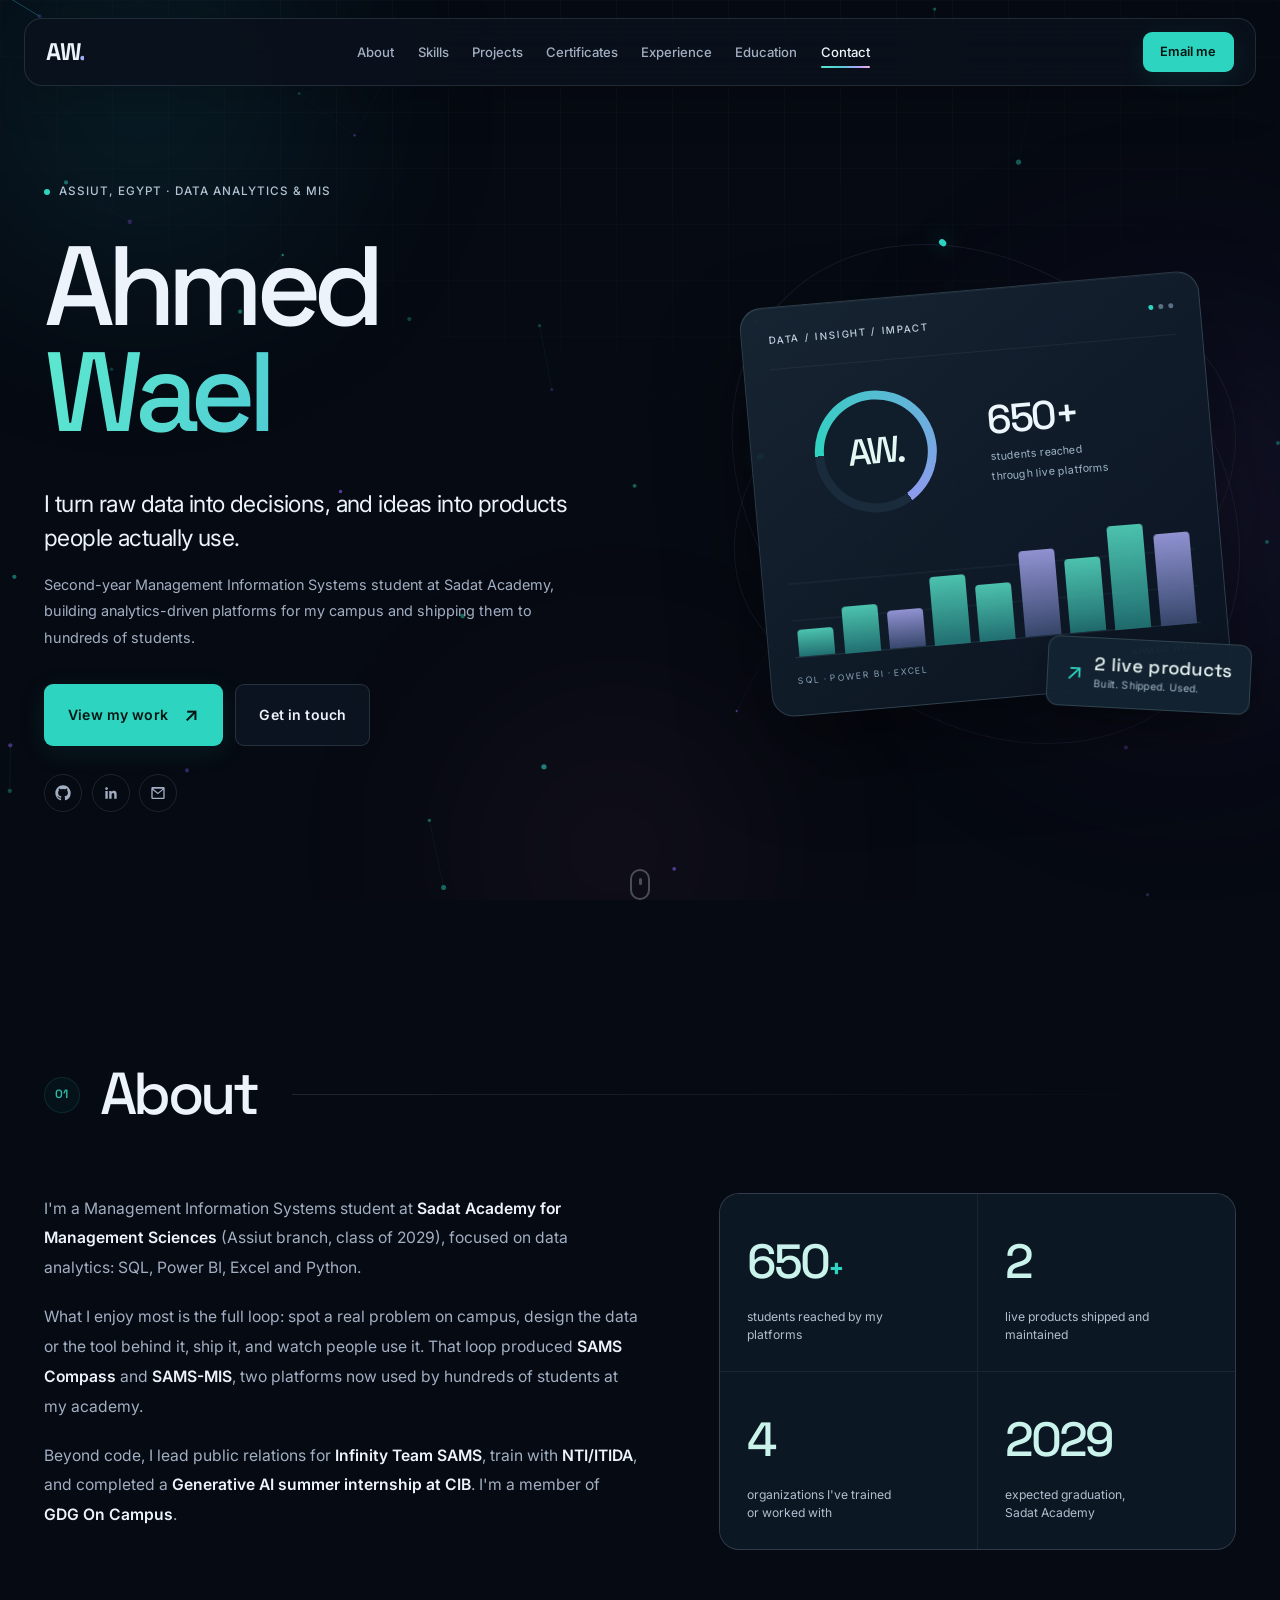
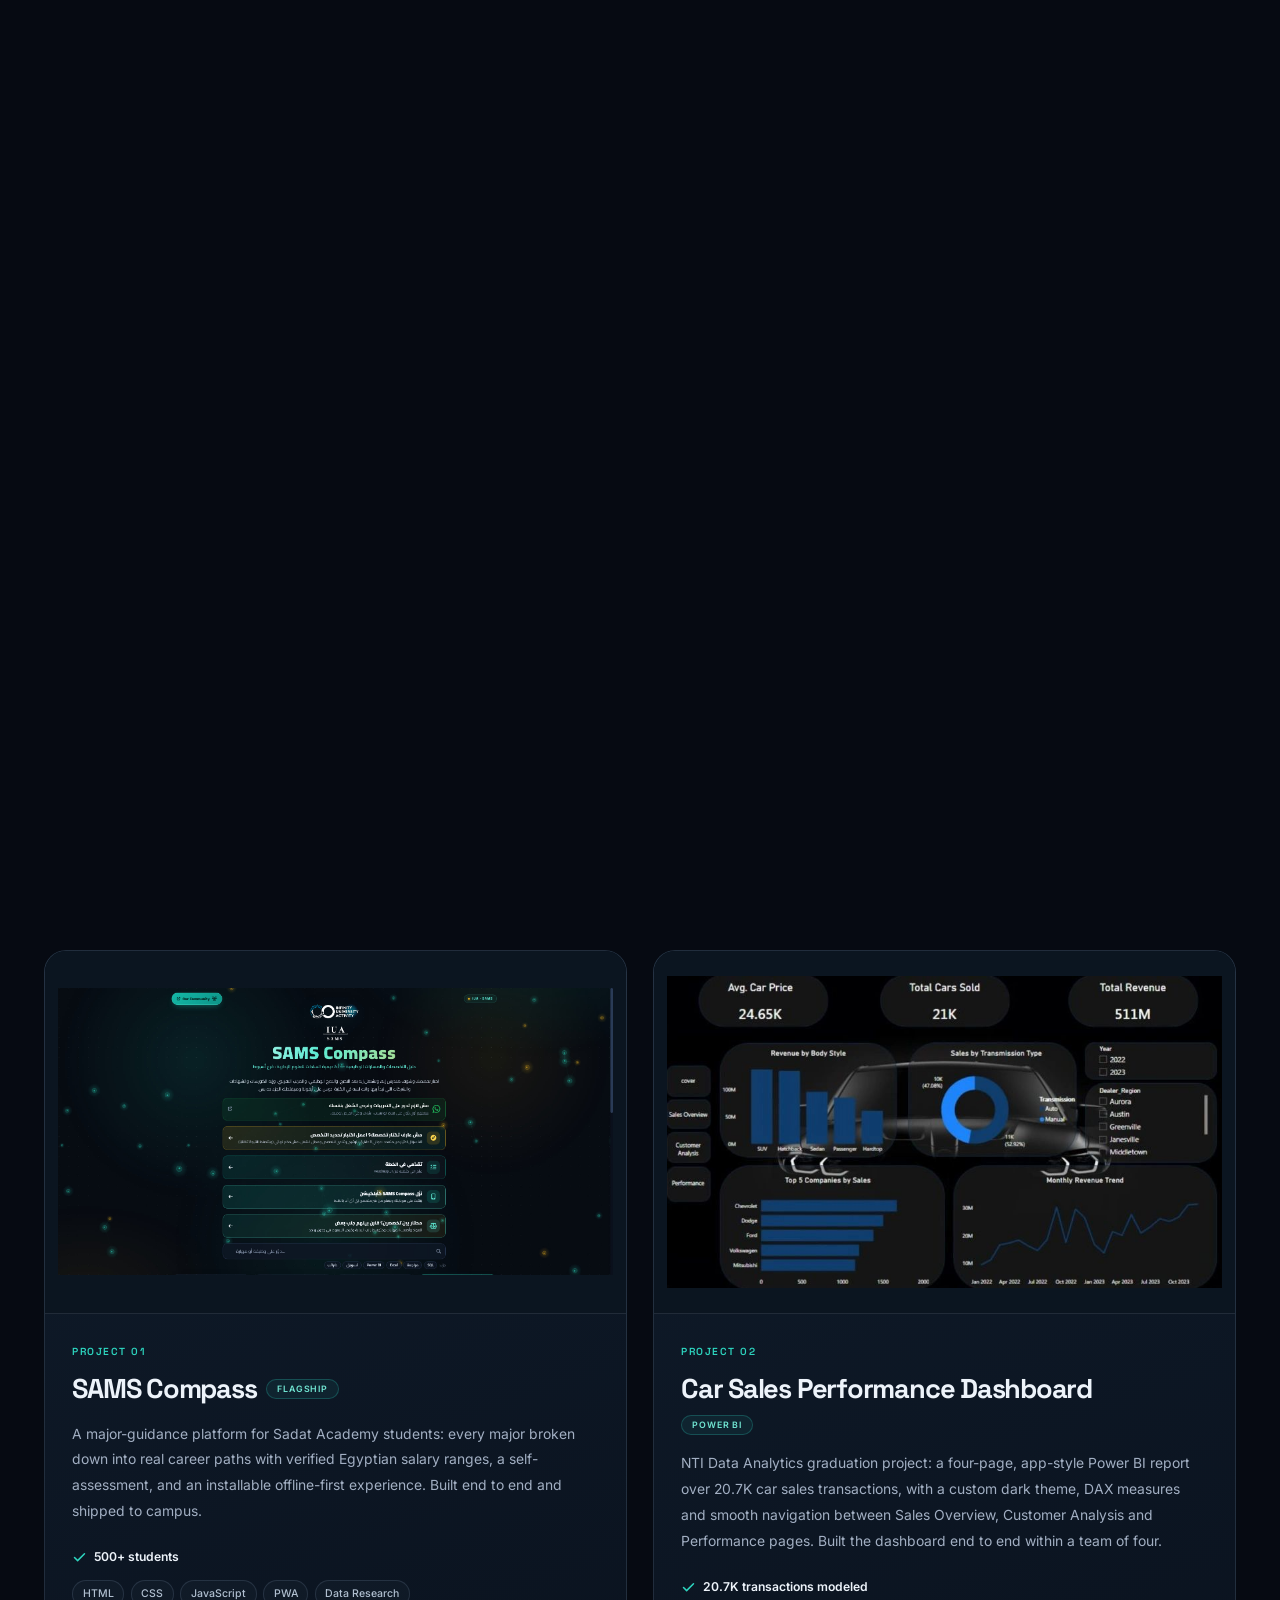
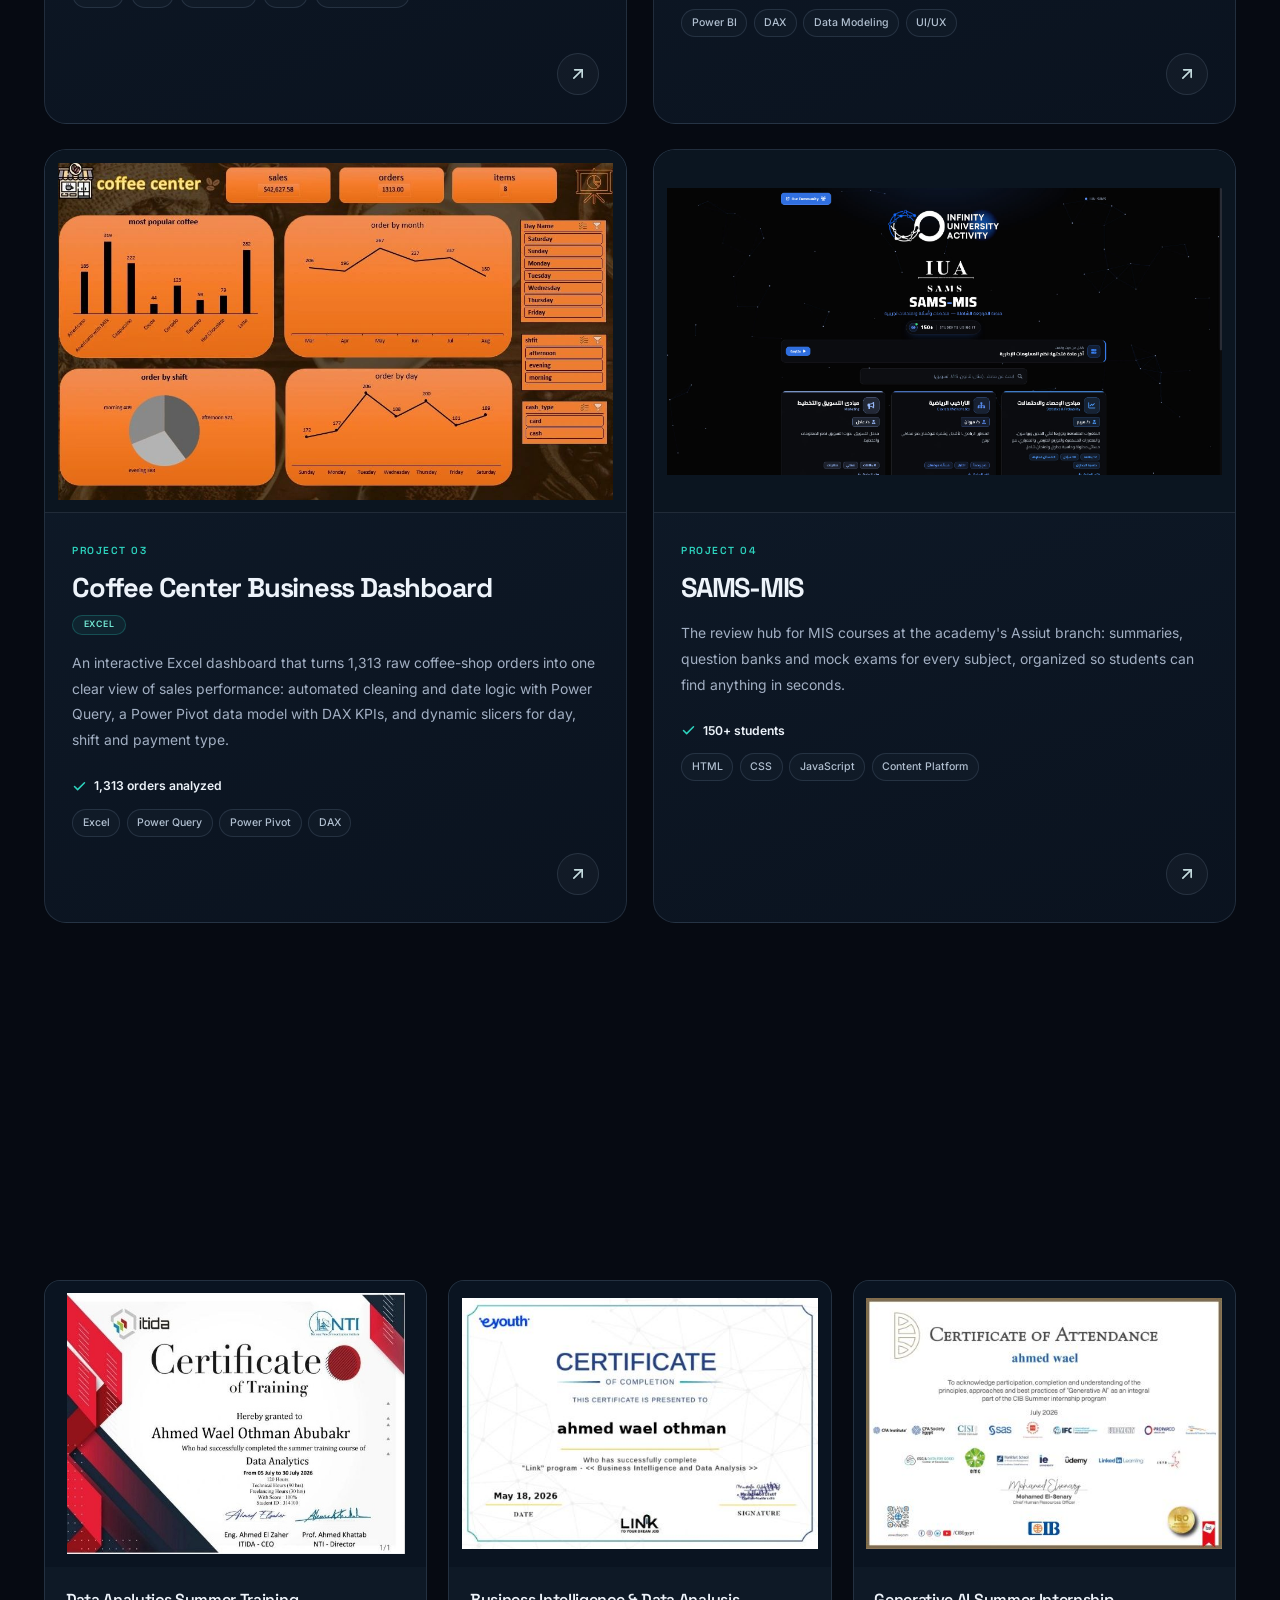
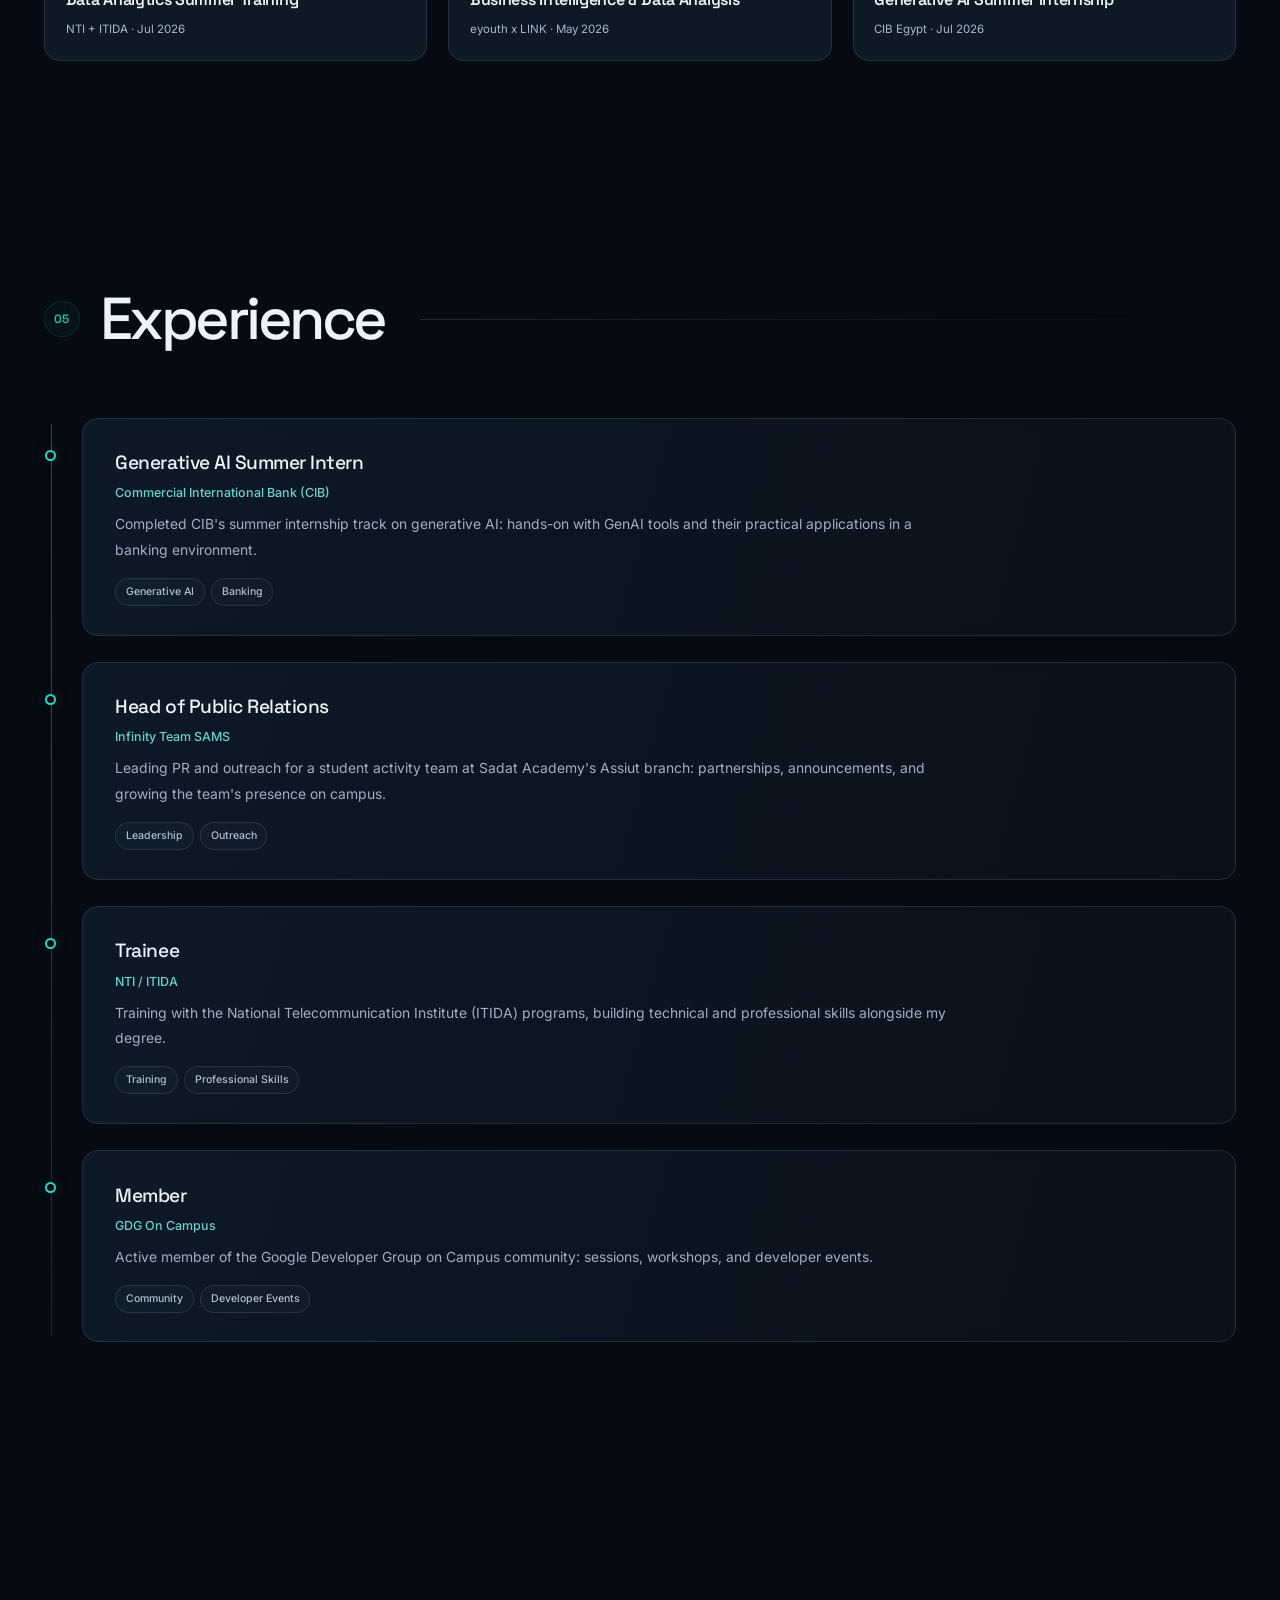
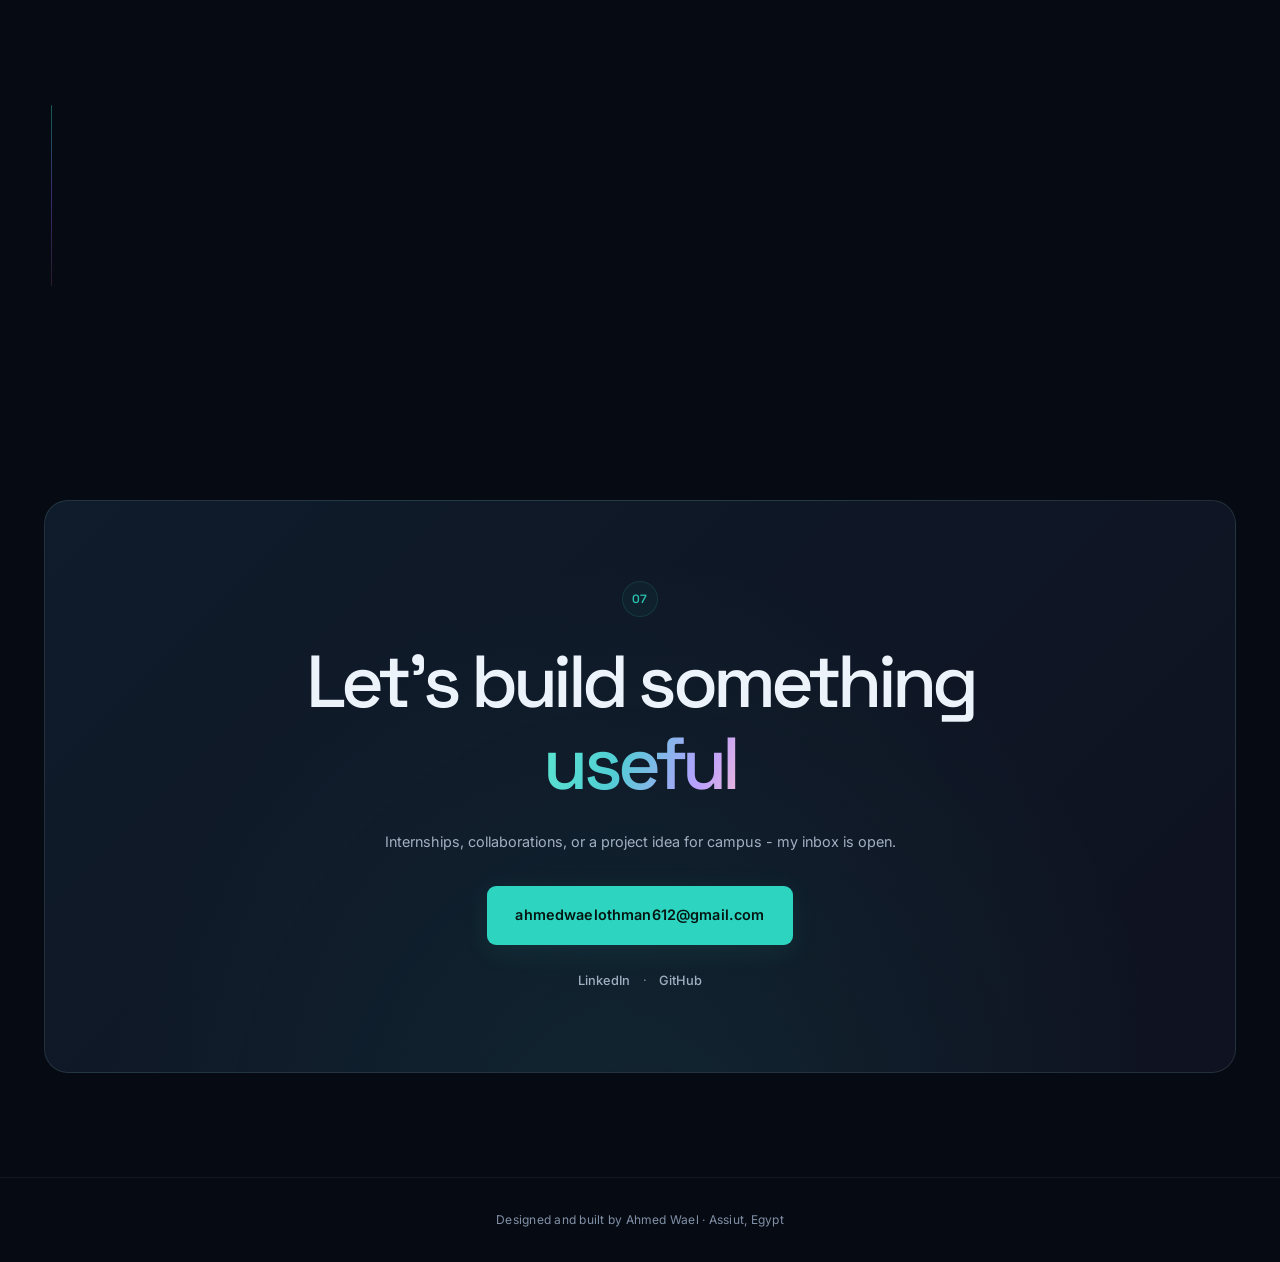
<file: index.html>
<!DOCTYPE html>
<html lang="en">
<head>
<meta charset="UTF-8">
<meta name="viewport" content="width=device-width, initial-scale=1.0">
<title>Ahmed Wael | Data Analytics & MIS</title>
<meta name="theme-color" content="#05070d">
<meta name="description" content="Ahmed Wael - MIS student and data analytics builder based in Assiut, Egypt. Creator of SAMS Compass and SAMS-MIS, platforms used by 650+ university students.">
<link rel="canonical" href="https://capwv.github.io/">
<meta property="og:type" content="website">
<meta property="og:locale" content="en_US">
<meta property="og:site_name" content="Ahmed Wael">
<meta property="og:url" content="https://capwv.github.io/">
<meta property="og:title" content="Ahmed Wael | Data Analytics & MIS">
<meta property="og:description" content="MIS student and data analytics builder. Creator of SAMS Compass and SAMS-MIS, platforms used by 650+ university students.">
<meta property="og:image" content="https://capwv.github.io/og-image.png">
<meta property="og:image:width" content="1200">
<meta property="og:image:height" content="630">
<meta property="og:image:alt" content="Ahmed Wael | Data Analytics & MIS">
<meta name="twitter:card" content="summary_large_image">
<meta name="twitter:title" content="Ahmed Wael | Data Analytics & MIS">
<meta name="twitter:description" content="MIS student and data analytics builder. Creator of SAMS Compass and SAMS-MIS, platforms used by 650+ university students.">
<meta name="twitter:image" content="https://capwv.github.io/og-image.png">
<link rel="icon" type="image/svg+xml" href="favicon.svg">
<link rel="preconnect" href="https://fonts.googleapis.com">
<link rel="preconnect" href="https://fonts.gstatic.com" crossorigin>
<link href="https://fonts.googleapis.com/css2?family=Space+Grotesk:wght@400;500;600;700&family=Inter:wght@400;500;600&display=swap" rel="stylesheet">
<link rel="stylesheet" href="assets/style.css">
<style>
/* Visual edition: editorial type, a data-inspired hero, and a project gallery. */
:root{--bg:#060a12;--bg2:#0c1420;--text:#edf3fa;--muted:#a2afc3;--muted2:#8191a8;--cyan:#2dd4bf;--grad:linear-gradient(110deg,#5ce8cf 0%,#51cdd4 40%,#b8a0ff 78%,#efb8d8 100%);--card:rgba(14,23,36,.82);--card-border:rgba(170,199,224,.14);--radius:20px;--maxw:1240px}
body{background:var(--bg);line-height:1.7}
a,button{-webkit-tap-highlight-color:transparent}
a:focus-visible,button:focus-visible{outline:2px solid var(--cyan);outline-offset:6px}
.nav{top:18px;left:24px;right:24px}
.nav::before,.nav.scrolled::before{background:rgba(10,17,28,.9);border:1px solid rgba(175,201,224,.15);border-radius:18px;backdrop-filter:blur(18px);box-shadow:0 12px 48px #0003}
.nav-inner{padding:.85rem 1.4rem;max-width:var(--maxw)}
.nav-logo{font-size:1.5rem;letter-spacing:-.07em}
.nav-links{gap:1.45rem}.nav-links a{font-size:.82rem}
.btn{border-radius:9px;padding:.85rem 1.45rem;font-size:.88rem;letter-spacing:.01em}
.btn-primary{background:var(--cyan);color:#051512;box-shadow:0 6px 28px #2dd4bf18}
.btn-primary:hover{background:#69ecd8;box-shadow:0 10px 35px #2dd4bf30}
.btn-sm{padding:.5rem 1rem;font-size:.8rem}
.btn-ghost{background:#101b2a9c;border-color:#a3bac42e}
.hero{max-width:var(--maxw);margin:auto;min-height:min(960px,100svh);padding:11rem 1.5rem 8rem;text-align:left;display:grid;grid-template-columns:1.25fr 1fr;gap:4rem;align-items:center;isolation:isolate}
.hero-inner{max-width:700px}.hero-eyebrow{background:transparent;border:0;border-radius:0;padding:0;font-size:.73rem;letter-spacing:.085em;text-transform:uppercase;color:#b1c3d2;margin-bottom:2rem;backdrop-filter:none}
.pulse-dot{width:6px;height:6px;background:var(--cyan)}
.hero-name{font-size:clamp(5rem,8.8vw,8.5rem);line-height:.94;letter-spacing:-.075em;margin:0 0 2rem;font-weight:500}
.hero-name .grad{display:block;padding-bottom:.08em}
.hero-tagline{max-width:590px;font-size:clamp(1.15rem,1.8vw,1.5rem);font-weight:400;letter-spacing:-.025em;line-height:1.5;margin-bottom:1rem}
.hero-sub{margin:0 0 2rem;max-width:530px;font-size:.9rem;line-height:1.85;color:var(--muted)}
.hero-cta,.hero-socials{justify-content:flex-start}.hero-cta{gap:.75rem;margin-bottom:1.8rem}.hero-cta .btn-primary::after{content:'↗';font-size:1.2rem;margin-left:.5rem}
.hero-socials{gap:.6rem}.hero-socials a{width:38px;height:38px;border-radius:50%;background:transparent}.hero-socials svg{width:16px;height:16px}
.hero-art{position:relative;min-width:0;aspect-ratio:1/1.1;display:flex;align-items:center;justify-content:center;isolation:isolate}
.hero-art::before{content:'';position:absolute;inset:10% -8%;background:radial-gradient(ellipse,#2dd4bf14,transparent 62%);z-index:-1}
.orbit{position:absolute;width:105%;aspect-ratio:1;border:1px solid #81bcb61a;border-radius:50%;transform:rotate(-24deg) scaleY(.68)}
.orbit-two{transform:rotate(43deg) scaleY(.78);border-color:#b0a0f51b;width:112%}
.orbit::after{content:'';position:absolute;left:13%;top:14%;width:8px;height:8px;border-radius:50%;background:var(--cyan);box-shadow:0 0 24px #2dd4bfaa}
.data-panel{width:92%;background:linear-gradient(145deg,#172534f5,#0b1421f5);border:1px solid #a5cfdd30;border-radius:22px;padding:1.65rem;transform:rotate(-5deg);box-shadow:0 40px 90px #0006,inset 0 1px #ffffff0b;animation:panel-drift 8s ease-in-out infinite}
.panel-top{display:flex;justify-content:space-between;align-items:center;font:500 .62rem 'Inter',sans-serif;letter-spacing:.17em;color:#c0d1df;padding-bottom:1.4rem;border-bottom:1px solid #ffffff0e}
.panel-dots{display:flex;gap:5px}.panel-dots i{width:5px;height:5px;border-radius:50%;background:#597183}.panel-dots i:first-child{background:var(--cyan)}
.panel-center{display:grid;grid-template-columns:1fr 1fr;gap:1rem;align-items:center;padding:1.8rem 0}
.data-ring{width:122px;height:122px;border-radius:50%;background:conic-gradient(from -90deg,#2dd4bf 0deg,#8e9aee 238deg,#1a2b3b 238deg);padding:9px;margin:auto}
.data-ring span{height:100%;border-radius:50%;display:flex;align-items:center;justify-content:center;background:#101e2b;font:500 2.3rem 'Space Grotesk',sans-serif;letter-spacing:-.08em;color:#e4f8f3}
.panel-caption{font-size:.67rem;line-height:1.9;color:#9cb4c5;letter-spacing:.02em}.panel-caption strong{display:block;font:500 2.5rem 'Space Grotesk',sans-serif;color:#edf6fc;letter-spacing:-.06em;margin-bottom:.1rem}
.chart{height:110px;display:flex;align-items:flex-end;gap:9px;border-bottom:1px solid #6c98ab30;background:repeating-linear-gradient(to top,transparent 0,transparent 35px,#7ca7bc12 36px,#7ca7bc12 37px);padding:0 4px}
.chart i{flex:1;border-radius:4px 4px 0 0;background:linear-gradient(to top,#237d7d,#56dfc5);height:var(--h);opacity:.85;transform-origin:bottom;animation:bar-grow 1.4s cubic-bezier(.16,1,.3,1) both}.chart i:nth-child(3n){background:linear-gradient(to top,#3e4f78,#a6a6ee)}
.panel-bottom{display:flex;justify-content:space-between;padding-top:1rem;font-size:.54rem;letter-spacing:.16em;color:#86a0b3}
.floating-note{position:absolute;right:-3%;bottom:11%;padding:.85rem 1.1rem;background:#132331f5;border:1px solid #9dd3cc30;border-radius:12px;box-shadow:0 15px 50px #0005;display:flex;align-items:center;gap:.7rem;transform:rotate(3deg);font-size:.64rem;color:#a1b8c7;letter-spacing:.03em}
.floating-note strong{display:block;color:#e6f5f2;font:500 1.15rem 'Space Grotesk',sans-serif}.note-icon{color:var(--cyan);font-size:1.4rem}
@keyframes panel-drift{0%,100%{transform:translateY(0) rotate(-5deg)}50%{transform:translateY(-12px) rotate(-3deg)}}
@keyframes bar-grow{from{transform:scaleY(.05)}to{transform:scaleY(1)}}
.scroll-hint{bottom:2.5rem;opacity:.4}.mouse{width:20px;height:31px}
.section{padding:6.5rem 1.5rem}.section-head{gap:1.25rem;margin-bottom:3rem;align-items:center}.section-num{font-size:.75rem;letter-spacing:.08em;background:#2dd4bf0c;border:1px solid #2dd4bf24;width:36px;height:36px;display:inline-flex;align-items:center;justify-content:center;border-radius:50%;flex-shrink:0}
.section-head h2{font-size:clamp(2rem,4.8vw,3.7rem);font-weight:500;letter-spacing:-.06em}.section-line{margin-left:1rem;background:linear-gradient(90deg,#95b7c62b,transparent)}
.about-grid{gap:5rem;align-items:center}.about-text p{font-size:.98rem;line-height:1.9}.stats{gap:1px;border:1px solid var(--card-border);border-radius:20px;overflow:hidden;background:var(--card-border)}
.stat-card{border:0;border-radius:0;background:#0c1724;padding:1.7rem;backdrop-filter:none}.stat-card:hover{transform:none;background:#112333}.stat-num{font-size:3rem;letter-spacing:-.06em;font-weight:500;color:#c9f3eb;background:none}.stat-suffix{font-size:1.7rem}.stat-card p{font-size:.76rem;max-width:155px;color:#b1bece}
.skills-grid{gap:1rem;grid-template-columns:repeat(4,minmax(0,1fr))}.skill-card{padding:1.6rem;border-radius:16px}.skill-icon{background:#2dd4bf09;border-color:#2dd4bf24;border-radius:12px;color:var(--cyan)}.skill-card h3{font-size:1.08rem;letter-spacing:-.025em}.skill-card>p{font-size:.83rem;line-height:1.85}.chips{gap:.4rem}.chips span{font-size:.66rem;background:#8198b70a;padding:.25rem .6rem;color:#b0bfd0}
.projects-list{display:grid;grid-template-columns:repeat(2,minmax(0,1fr));gap:1.6rem}.project-card{display:flex;flex-direction:column;padding:1.7rem;gap:0;border-radius:22px;min-width:0;background:linear-gradient(160deg,#111e2ded,#0b1420ed)}.project-card::after{opacity:.4}.project-img{flex-shrink:0;align-self:stretch;margin:-1.7rem -1.7rem 1.8rem;display:block;border-bottom:1px solid var(--card-border);aspect-ratio:16/10;background:#0a111c}.project-img img{width:100%;height:100%;object-fit:contain;object-position:center;padding:.8rem;background:#0b1520}.project-card>div{flex:1}.project-idx{font-size:.64rem;letter-spacing:.15em;margin-bottom:.8rem;color:var(--cyan)}.project-title{font-size:1.7rem;letter-spacing:-.045em;line-height:1.2;gap:.6rem;margin-bottom:1rem;max-width:90%}.project-badge{font-size:.55rem;letter-spacing:.09em;background:#2dd4bf12;border:1px solid #2dd4bf40;color:#72e7d4}.project-desc{font-size:.87rem;line-height:1.85;margin-bottom:1.4rem}.project-meta{gap:.75rem;align-items:flex-start;flex-direction:column}.project-stat{font-size:.76rem}.project-link{position:relative;align-self:flex-end;right:auto;top:auto;margin-top:1rem;width:42px;height:42px;border-radius:50%;color:#c5dbdf}.project-card:hover .project-link{transform:translate(2px,-2px);background:var(--cyan)}
.cert-card{border-radius:16px;background:#0e1926}.cert-card img{object-fit:contain;background:#0a1421;padding:.8rem;aspect-ratio:4/3}.cert-info{padding:1.3rem}.cert-title{font-size:1rem;letter-spacing:-.02em;line-height:1.5}.cert-meta{margin-top:.5rem;font-size:.72rem;color:#a7b8cb}
.timeline{padding-left:2.4rem}.timeline::before{left:7px;width:1px;opacity:.4}.tl-dot{width:11px;height:11px;border-width:2px;left:-2.25rem;top:2rem;box-shadow:0 0 16px #2dd4bf25}.tl-card{padding:1.8rem 2rem;background:linear-gradient(105deg,#112030b0,#0c1420b0);border-radius:16px}.tl-head h3{font-size:1.2rem;font-weight:500;letter-spacing:-.025em}.tl-org{font-size:.78rem;color:#67d4c9}.tl-card p{font-size:.87rem;line-height:1.85;max-width:850px}
.contact-inner{position:relative;overflow:hidden;max-width:none;padding:5rem 2rem;background:radial-gradient(ellipse at 50% 120%,#2dd4bf17,transparent 65%),linear-gradient(135deg,#101e2eeb,#101321eb);border-color:#9acbc426;border-radius:24px}.contact .section-num{display:flex;margin:0 auto 1.5rem}.contact-title{font-size:clamp(2.5rem,5.8vw,4.6rem);font-weight:500;letter-spacing:-.065em;line-height:1.12;max-width:750px;margin:0 auto 1.5rem}.contact-inner>p{font-size:.9rem}.contact .btn-lg{font-size:.9rem;padding:1rem 1.7rem}.contact-links{font-size:.8rem}.footer{font-size:.75rem;letter-spacing:.02em;padding:2rem}
.reveal{transition:opacity .8s ease,transform .8s cubic-bezier(.16,1,.3,1);transform:translateY(30px)}.reveal.in{transform:none}.skills-grid>:nth-child(2),.certs-grid>:nth-child(2){transition-delay:70ms}.skills-grid>:nth-child(3),.certs-grid>:nth-child(3){transition-delay:140ms}.skills-grid>:nth-child(4){transition-delay:210ms}
@media(min-width:1440px){.nav{left:calc((100% - 1240px)/2);right:calc((100% - 1240px)/2)}}
@media(max-width:1100px){.hero{gap:2rem}.hero-name{font-size:7rem}.nav-links{gap:1rem}.skills-grid{grid-template-columns:repeat(2,minmax(0,1fr))}.about-grid{gap:3rem}.data-ring{width:100px;height:100px}.data-panel{padding:1.25rem}.floating-note{right:0}.nav-inner{padding:.8rem 1rem}}
@media(max-width:920px){.nav{top:12px;left:16px;right:16px}.nav-links{inset:0;border-radius:0;gap:1.6rem;background:#08101bf7;z-index:-1}.nav-links a{font-size:1.3rem}.nav-toggle{padding:10px}.hero{padding-top:9rem;grid-template-columns:1.25fr 1fr;min-height:850px}.hero-name{font-size:6rem}.hero-eyebrow{font-size:.6rem;letter-spacing:.03em}.hero-sub{font-size:.82rem}.hero-art{margin-right:1rem}.panel-center{grid-template-columns:1fr;padding:1.2rem 0;gap:1rem}.panel-caption{text-align:center}.panel-caption strong{font-size:1.8rem}.chart{height:80px}.floating-note{right:-10%;bottom:3%;padding:.6rem .9rem}.section{padding:5rem 1.5rem}.project-title{font-size:1.45rem}.project-card{padding:1.3rem}.project-img{margin:-1.3rem -1.3rem 1.5rem}.project-link{position:relative;top:auto;right:auto}.about-grid{grid-template-columns:1fr}.stat-card p{max-width:none}}
@media(max-width:680px){.hero{display:flex;align-items:stretch;text-align:left;padding:8rem 1.5rem 5rem;gap:2rem;min-height:auto}.hero-name{font-size:clamp(4.7rem,19vw,7.7rem);letter-spacing:-.07em;margin-bottom:1.5rem}.hero-eyebrow{font-size:.59rem;letter-spacing:.045em;margin-bottom:1.8rem;gap:.5rem}.hero-tagline{font-size:1.2rem;max-width:450px}.hero-sub{font-size:.84rem;line-height:1.8}.hero-cta{margin-bottom:1.5rem}.hero-cta .btn{font-size:.8rem;padding:.8rem 1rem}.hero-art{width:78%;max-width:340px;align-self:center;aspect-ratio:1.2;margin:1rem 0 1rem}.data-panel{width:100%;padding:1.1rem}.panel-center{grid-template-columns:1fr 1fr;padding:1.3rem 0}.data-ring{width:88px;height:88px;padding:6px}.data-ring span{font-size:1.8rem}.panel-caption{text-align:left;font-size:.59rem}.panel-caption strong{font-size:2rem}.panel-top{font-size:.5rem;padding-bottom:.9rem}.panel-bottom{font-size:.45rem;padding-top:.7rem}.chart{height:64px;gap:6px}.floating-note{right:-12%;bottom:-8%;font-size:.52rem}.floating-note strong{font-size:.95rem}.orbit{width:115%}.orbit-two{width:120%}.scroll-hint{display:none}.section{padding:3.6rem 1.25rem}.section-head{gap:.85rem;margin-bottom:2rem}.section-head h2{font-size:2.45rem}.section-num{width:29px;height:29px;font-size:.65rem}.section-line{margin-left:.25rem}.about-grid{gap:1.4rem}.about-text p{font-size:.9rem}.stats{grid-template-columns:repeat(2,minmax(0,1fr))}.stat-card{padding:1.3rem 1rem}.stat-num{font-size:2.35rem}.stat-card p{font-size:.7rem}.skills-grid{gap:.85rem}.skill-card{padding:1.1rem}.skill-icon{width:42px;height:42px;border-radius:10px;margin-bottom:1rem}.skill-icon svg{width:22px}.skill-card h3{font-size:1rem;line-height:1.35;min-height:2.7em}.skill-card>p{font-size:.75rem;line-height:1.8}.chips span{font-size:.6rem;padding:.2rem .45rem}.projects-list{grid-template-columns:1fr;gap:1.3rem}.project-card{padding:1.4rem}.project-img{margin:-1.4rem -1.4rem 1.4rem;aspect-ratio:16/10}.project-title{font-size:1.6rem;max-width:100%}.project-desc{font-size:.83rem}.project-link{margin-top:.5rem}.certs-grid{grid-template-columns:1fr;gap:1.2rem}.cert-card img{aspect-ratio:4/3;padding:1rem}.cert-info{padding:1.2rem}.timeline{padding-left:1.4rem}.timeline::before{left:3px}.tl-dot{left:-1.4rem;width:9px;height:9px;top:1.55rem}.tl-card{padding:1.3rem}.tl-head h3{font-size:1.05rem;line-height:1.4}.tl-org{font-size:.7rem;line-height:1.7;margin-top:.3rem}.tl-card p{font-size:.8rem}.contact-inner{padding:3rem 1.15rem;border-radius:20px}.contact-title{font-size:2.7rem}.contact-inner>p{font-size:.8rem}.contact .btn-lg{font-size:.72rem;padding:.9rem .7rem;width:100%;white-space:normal;overflow-wrap:anywhere}.to-top{width:40px;height:40px;right:1rem;bottom:1rem}.footer{font-size:.66rem}}
@media(max-width:350px){.hero-name{font-size:4.4rem}.skills-grid{grid-template-columns:1fr}.skill-card h3{min-height:0}.hero-eyebrow{font-size:.52rem}.section-head h2{font-size:2rem}}
@media(prefers-reduced-motion:reduce){*,*::before,*::after{animation:none!important;transition:none!important}.reveal{opacity:1;transform:none}html{scroll-behavior:auto}}

html{overflow-x:clip}
@media(max-width:920px){.nav-links{visibility:hidden}.nav-links.open{visibility:visible}body:has(.nav-links.open){overflow:hidden}}
@media(max-width:680px){.hero{overflow:hidden}}
</style>
</head>
<body>

<div class="bg-orbs" aria-hidden="true">
  <div class="orb orb-a"></div>
  <div class="orb orb-b"></div>
  <div class="orb orb-c"></div>
  <div class="grid-overlay"></div>
</div>

<canvas id="bgCanvas" aria-hidden="true" style="position:fixed;inset:0;z-index:-1;pointer-events:none"></canvas>

<header class="nav" id="nav">
  <div class="nav-inner">
    <a class="nav-logo" href="#top" aria-label="Ahmed Wael - home">AW<span>.</span></a>
    <nav class="nav-links" id="navLinks" aria-label="Sections">
      <a href="#about">About</a>
      <a href="#skills">Skills</a>
      <a href="#projects">Projects</a>
      <a href="#certificates">Certificates</a>
      <a href="#experience">Experience</a>
      <a href="#education">Education</a>
      <a href="#contact">Contact</a>
    </nav>
    <div class="nav-right">
      <a class="btn btn-sm btn-primary" href="mailto:ahmedwaelothman612@gmail.com">Email me</a>
      <button class="nav-toggle" id="navToggle" aria-label="Open menu" aria-expanded="false">
        <span></span><span></span><span></span>
      </button>
    </div>
  </div>
</header>

<main id="top">

  <!-- HERO -->
  <section class="hero">
    <div class="hero-inner reveal">
      <p class="hero-eyebrow"><span class="pulse-dot"></span> Assiut, Egypt &middot; Data Analytics &amp; MIS</p>
      <h1 class="hero-name">Ahmed <span class="grad">Wael</span></h1>
      <p class="hero-tagline">I turn raw data into decisions, and ideas into products people actually use.</p>
      <p class="hero-sub">Second-year Management Information Systems student at Sadat Academy, building analytics-driven platforms for my campus and shipping them to hundreds of students.</p>
      <div class="hero-cta">
        <a class="btn btn-primary" href="#projects">View my work</a>
        <a class="btn btn-ghost" href="#contact">Get in touch</a>
      </div>
      <div class="hero-socials">
        <a href="https://github.com/capwv" target="_blank" rel="noopener" aria-label="GitHub" title="GitHub">
          <svg viewBox="0 0 24 24" fill="currentColor" width="20" height="20"><path d="M12 .5C5.65.5.5 5.65.5 12c0 5.08 3.29 9.39 7.86 10.91.58.11.79-.25.79-.55 0-.27-.01-1.17-.02-2.12-3.2.7-3.87-1.36-3.87-1.36-.52-1.33-1.28-1.68-1.28-1.68-1.04-.71.08-.7.08-.7 1.15.08 1.76 1.19 1.76 1.19 1.03 1.76 2.69 1.25 3.34.96.1-.75.4-1.25.72-1.54-2.55-.29-5.23-1.28-5.23-5.68 0-1.26.45-2.28 1.19-3.09-.12-.29-.52-1.46.11-3.05 0 0 .97-.31 3.18 1.18a11 11 0 0 1 5.8 0c2.2-1.49 3.17-1.18 3.17-1.18.63 1.59.23 2.76.11 3.05.74.81 1.19 1.83 1.19 3.09 0 4.41-2.69 5.38-5.25 5.67.41.35.77 1.05.77 2.12 0 1.53-.01 2.76-.01 3.14 0 .3.2.67.8.55A11.51 11.51 0 0 0 23.5 12C23.5 5.65 18.35.5 12 .5z"/></svg>
        </a>
        <a href="https://www.linkedin.com/in/ahmed-wael-othman" target="_blank" rel="noopener" aria-label="LinkedIn" title="LinkedIn">
          <svg viewBox="0 0 24 24" fill="currentColor" width="20" height="20"><path d="M20.45 20.45h-3.55v-5.57c0-1.33-.03-3.04-1.85-3.04-1.86 0-2.14 1.45-2.14 2.94v5.67H9.36V9h3.41v1.56h.05c.47-.9 1.63-1.85 3.36-1.85 3.6 0 4.27 2.37 4.27 5.45v6.29zM5.34 7.43a2.06 2.06 0 1 1 0-4.12 2.06 2.06 0 0 1 0 4.12zM7.12 20.45H3.56V9h3.56v11.45z"/></svg>
        </a>
        <a href="mailto:ahmedwaelothman612@gmail.com" aria-label="Email" title="Email">
          <svg viewBox="0 0 24 24" fill="currentColor" width="20" height="20"><path d="M2 4.75A1.75 1.75 0 0 1 3.75 3h16.5A1.75 1.75 0 0 1 22 4.75v14.5A1.75 1.75 0 0 1 20.25 21H3.75A1.75 1.75 0 0 1 2 19.25V4.75zm2.77.75L12 11.44 19.23 5.5H4.77zM20 7.06l-7.4 6.2a1.25 1.25 0 0 1-1.6 0L4 7.35V19h16V7.06z"/></svg>
        </a>
      </div>
    </div>
    <div class="hero-art reveal" aria-hidden="true">
      <div class="orbit"></div><div class="orbit orbit-two"></div>
      <div class="data-panel">
        <div class="panel-top"><span>DATA / INSIGHT / IMPACT</span><span class="panel-dots"><i></i><i></i><i></i></span></div>
        <div class="panel-center">
          <div class="data-ring"><span>AW.</span></div>
          <div class="panel-caption"><strong>650+</strong>students reached<br>through live platforms</div>
        </div>
        <div class="chart"><i style="--h:25%"></i><i style="--h:43%"></i><i style="--h:35%"></i><i style="--h:63%"></i><i style="--h:52%"></i><i style="--h:79%"></i><i style="--h:68%"></i><i style="--h:95%"></i><i style="--h:84%"></i></div>
        <div class="panel-bottom"><span>SQL · POWER BI · EXCEL</span><span>AHMED WAEL</span></div>
      </div>
      <div class="floating-note"><span class="note-icon">↗</span><span><strong>2 live products</strong>Built. Shipped. Used.</span></div>
    </div>
    <a class="scroll-hint" href="#about" aria-label="Scroll to about section">
      <span class="mouse"><span class="wheel"></span></span>
    </a>
  </section>

  <!-- ABOUT -->
  <section class="section" id="about">
    <div class="section-head reveal">
      <span class="section-num">01</span>
      <h2>About</h2>
      <span class="section-line"></span>
    </div>
    <div class="about-grid">
      <div class="about-text reveal">
        <p>I'm a Management Information Systems student at <strong>Sadat Academy for Management Sciences</strong> (Assiut branch, class of 2029), focused on data analytics: SQL, Power BI, Excel and Python.</p>
        <p>What I enjoy most is the full loop: spot a real problem on campus, design the data or the tool behind it, ship it, and watch people use it. That loop produced <strong>SAMS Compass</strong> and <strong>SAMS-MIS</strong>, two platforms now used by hundreds of students at my academy.</p>
        <p>Beyond code, I lead public relations for <strong>Infinity Team SAMS</strong>, train with <strong>NTI/ITIDA</strong>, and completed a <strong>Generative AI summer internship at CIB</strong>. I'm a member of <strong>GDG On Campus</strong>.</p>
      </div>
      <div class="stats reveal">
        <div class="stat-card"><span class="stat-num" data-count="650">0</span><span class="stat-suffix">+</span><p>students reached by my platforms</p></div>
        <div class="stat-card"><span class="stat-num" data-count="2">0</span><p>live products shipped and maintained</p></div>
        <div class="stat-card"><span class="stat-num" data-count="4">0</span><p>organizations I've trained or worked with</p></div>
        <div class="stat-card"><span class="stat-num">2029</span><p>expected graduation, Sadat Academy</p></div>
      </div>
    </div>
  </section>

  <!-- SKILLS -->
  <section class="section" id="skills">
    <div class="section-head reveal">
      <span class="section-num">02</span>
      <h2>Skills</h2>
      <span class="section-line"></span>
    </div>
    <div class="skills-grid">
      <div class="skill-card reveal">
        <div class="skill-icon" aria-hidden="true">
          <svg viewBox="0 0 24 24" width="26" height="26" fill="none" stroke="currentColor" stroke-width="1.8" stroke-linecap="round" stroke-linejoin="round"><path d="M3 3v18h18"/><path d="M7 15l4-6 4 3 5-8"/></svg>
        </div>
        <h3>Data Analysis</h3>
        <p>Cleaning, modeling and questioning data until it answers back.</p>
        <div class="chips"><span>SQL</span><span>Excel</span><span>Python</span><span>pandas</span></div>
      </div>
      <div class="skill-card reveal">
        <div class="skill-icon" aria-hidden="true">
          <svg viewBox="0 0 24 24" width="26" height="26" fill="none" stroke="currentColor" stroke-width="1.8" stroke-linecap="round" stroke-linejoin="round"><rect x="3" y="12" width="4" height="8" rx="1"/><rect x="10" y="7" width="4" height="13" rx="1"/><rect x="17" y="3" width="4" height="17" rx="1"/></svg>
        </div>
        <h3>BI &amp; Visualization</h3>
        <p>Dashboards and reports that make the next decision obvious.</p>
        <div class="chips"><span>Power BI</span><span>DAX</span><span>Data Modeling</span><span>Reporting</span></div>
      </div>
      <div class="skill-card reveal">
        <div class="skill-icon" aria-hidden="true">
          <svg viewBox="0 0 24 24" width="26" height="26" fill="none" stroke="currentColor" stroke-width="1.8" stroke-linecap="round" stroke-linejoin="round"><path d="M8 6l-6 6 6 6"/><path d="M16 6l6 6-6 6"/><path d="M13 4l-2 16"/></svg>
        </div>
        <h3>Web &amp; Product</h3>
        <p>Shipping fast, responsive sites from idea to production.</p>
        <div class="chips"><span>HTML</span><span>CSS</span><span>JavaScript</span><span>Git &amp; GitHub</span></div>
      </div>
      <div class="skill-card reveal">
        <div class="skill-icon" aria-hidden="true">
          <svg viewBox="0 0 24 24" width="26" height="26" fill="none" stroke="currentColor" stroke-width="1.8" stroke-linecap="round" stroke-linejoin="round"><path d="M17 21v-2a4 4 0 0 0-4-4H7a4 4 0 0 0-4 4v2"/><circle cx="10" cy="7" r="4"/><path d="M21 21v-2a4 4 0 0 0-3-3.87"/><path d="M16 3.13a4 4 0 0 1 0 7.75"/></svg>
        </div>
        <h3>Communication &amp; PR</h3>
        <p>Leading outreach and telling a product's story in public.</p>
        <div class="chips"><span>Public Relations</span><span>Content</span><span>Teamwork</span><span>Presentation</span></div>
      </div>
    </div>
  </section>

  <!-- PROJECTS -->
  <section class="section" id="projects">
    <div class="section-head reveal">
      <span class="section-num">03</span>
      <h2>Projects</h2>
      <span class="section-line"></span>
    </div>
    <div class="projects-list" id="projectsList">
      <noscript><p class="noscript-note">My flagship projects: SAMS Compass (major-guidance platform, 500+ students) at capwv.github.io/SAMS-Compass and SAMS-MIS (course-summaries platform, 150+ students) at capwv.github.io/SAMS-MIS.</p></noscript>
    </div>
  </section>

  <!-- CERTIFICATES -->
  <section class="section" id="certificates">
    <div class="section-head reveal">
      <span class="section-num">04</span>
      <h2>Certificates</h2>
      <span class="section-line"></span>
    </div>
    <div class="certs-grid" id="certsList">
      <noscript><p class="noscript-note">Certified in Data Analytics (NTI/ITIDA), Business Intelligence & Data Analysis (eyouth), and Generative AI (CIB).</p></noscript>
    </div>
  </section>

  <!-- EXPERIENCE -->
  <section class="section" id="experience">
    <div class="section-head reveal">
      <span class="section-num">05</span>
      <h2>Experience</h2>
      <span class="section-line"></span>
    </div>
    <div class="timeline">
      <div class="tl-item reveal">
        <div class="tl-dot"></div>
        <div class="tl-card">
          <div class="tl-head"><h3>Generative AI Summer Intern</h3><span class="tl-org">Commercial International Bank (CIB)</span></div>
          <p>Completed CIB's summer internship track on generative AI: hands-on with GenAI tools and their practical applications in a banking environment.</p>
          <div class="chips"><span>Generative AI</span><span>Banking</span></div>
        </div>
      </div>
      <div class="tl-item reveal">
        <div class="tl-dot"></div>
        <div class="tl-card">
          <div class="tl-head"><h3>Head of Public Relations</h3><span class="tl-org">Infinity Team SAMS</span></div>
          <p>Leading PR and outreach for a student activity team at Sadat Academy's Assiut branch: partnerships, announcements, and growing the team's presence on campus.</p>
          <div class="chips"><span>Leadership</span><span>Outreach</span></div>
        </div>
      </div>
      <div class="tl-item reveal">
        <div class="tl-dot"></div>
        <div class="tl-card">
          <div class="tl-head"><h3>Trainee</h3><span class="tl-org">NTI / ITIDA</span></div>
          <p>Training with the National Telecommunication Institute (ITIDA) programs, building technical and professional skills alongside my degree.</p>
          <div class="chips"><span>Training</span><span>Professional Skills</span></div>
        </div>
      </div>
      <div class="tl-item reveal">
        <div class="tl-dot"></div>
        <div class="tl-card">
          <div class="tl-head"><h3>Member</h3><span class="tl-org">GDG On Campus</span></div>
          <p>Active member of the Google Developer Group on Campus community: sessions, workshops, and developer events.</p>
          <div class="chips"><span>Community</span><span>Developer Events</span></div>
        </div>
      </div>
    </div>
  </section>

  <!-- EDUCATION -->
  <section class="section" id="education">
    <div class="section-head reveal">
      <span class="section-num">06</span>
      <h2>Education</h2>
      <span class="section-line"></span>
    </div>
    <div class="timeline">
      <div class="tl-item reveal">
        <div class="tl-dot tl-dot-edu"></div>
        <div class="tl-card tl-card-edu">
          <div class="tl-head"><h3>B.Sc. Management Information Systems</h3><span class="tl-org">Sadat Academy for Management Sciences, Assiut &middot; Class of 2029</span></div>
          <p>Second-year student combining business administration with information systems, with a focus on data analytics.</p>
          <div class="chips"><span>MIS</span><span>Data Analytics</span></div>
        </div>
      </div>
    </div>
  </section>

  <!-- CONTACT -->
  <section class="section contact" id="contact">
    <div class="contact-inner reveal">
      <span class="section-num">07</span>
      <h2 class="contact-title">Let's build something <span class="grad">useful</span></h2>
      <p>Internships, collaborations, or a project idea for campus - my inbox is open.</p>
      <a class="btn btn-primary btn-lg" href="mailto:ahmedwaelothman612@gmail.com">ahmedwaelothman612@gmail.com</a>
      <div class="contact-links">
        <a href="https://www.linkedin.com/in/ahmed-wael-othman" target="_blank" rel="noopener">LinkedIn</a>
        <span aria-hidden="true">&middot;</span>
        <a href="https://github.com/capwv" target="_blank" rel="noopener">GitHub</a>
      </div>
    </div>
  </section>

</main>

<footer class="footer">
  <p>Designed and built by Ahmed Wael &middot; Assiut, Egypt</p>
</footer>

<button class="to-top" id="toTop" aria-label="Back to top" title="Back to top">
  <svg viewBox="0 0 24 24" width="18" height="18" fill="none" stroke="currentColor" stroke-width="2.2" stroke-linecap="round" stroke-linejoin="round"><path d="M12 19V5"/><path d="M5 12l7-7 7 7"/></svg>
</button>

<script src="assets/app.js" defer></script>
<script src="assets/bg.js" defer></script>
</body>
</html>
</file>
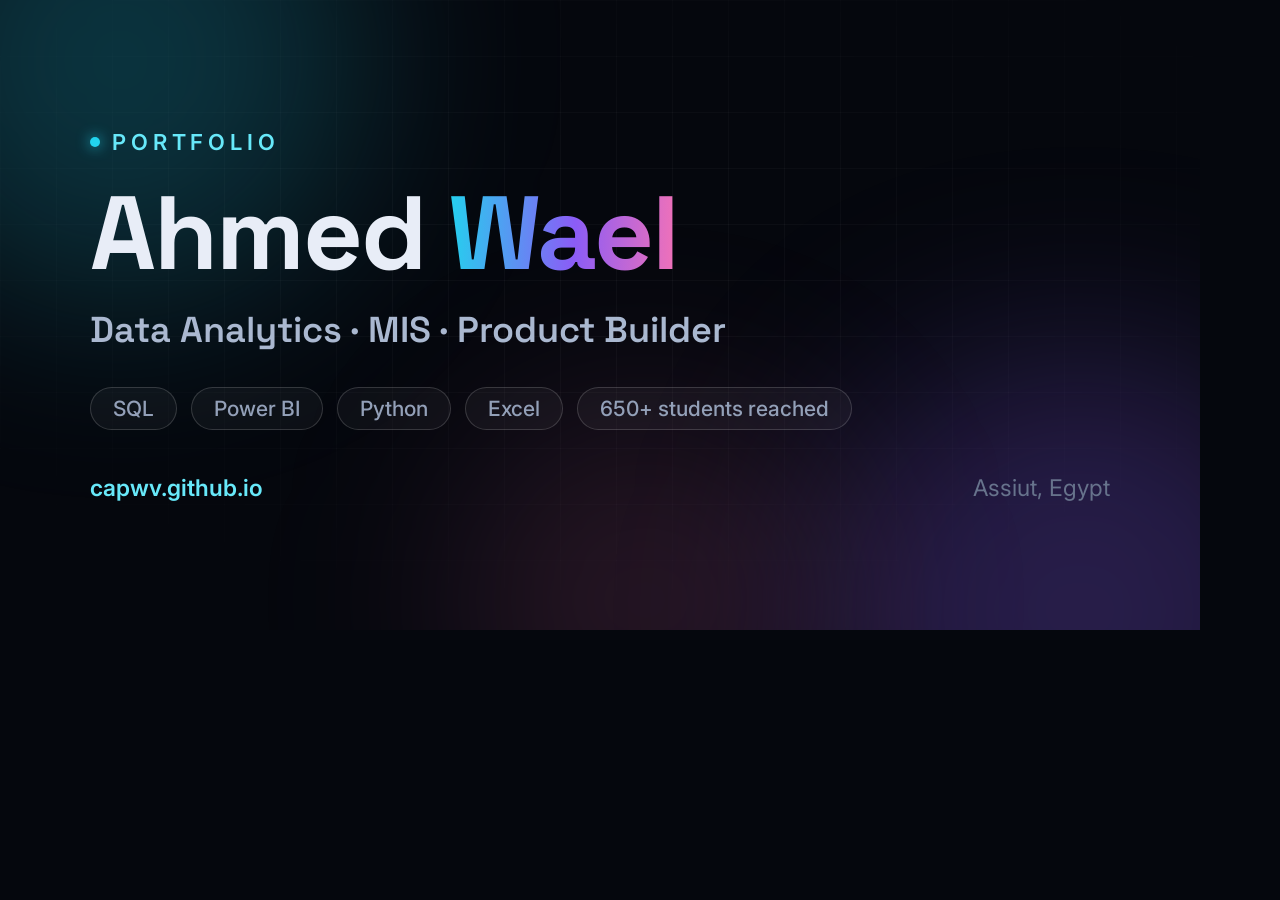
<file: _og.html>
<!DOCTYPE html>
<html>
<head>
<meta charset="UTF-8">
<link href="https://fonts.googleapis.com/css2?family=Space+Grotesk:wght@500;600;700&family=Inter:wght@400;500;600&display=swap" rel="stylesheet">
<style>
  *{margin:0;padding:0;box-sizing:border-box}
  html,body{width:1200px;height:630px;overflow:hidden}
  body{
    background:#05070d;
    font-family:'Inter',sans-serif;
    color:#e8edf7;
    position:relative;
    display:flex;flex-direction:column;justify-content:center;
    padding:0 90px;
  }
  .orb{position:absolute;border-radius:50%;filter:blur(100px)}
  .a{width:480px;height:480px;top:-180px;left:-120px;background:rgba(34,211,238,.22)}
  .b{width:520px;height:520px;bottom:-240px;right:-140px;background:rgba(139,92,246,.26)}
  .c{width:380px;height:380px;bottom:-160px;left:38%;background:rgba(244,114,182,.14)}
  .grid{position:absolute;inset:0;background-image:linear-gradient(rgba(255,255,255,.03) 1px,transparent 1px),linear-gradient(90deg,rgba(255,255,255,.03) 1px,transparent 1px);background-size:56px 56px;mask-image:radial-gradient(ellipse 90% 80% at 50% 40%,#000 20%,transparent 78%);-webkit-mask-image:radial-gradient(ellipse 90% 80% at 50% 40%,#000 20%,transparent 78%)}
  .content{position:relative}
  .eyebrow{display:flex;align-items:center;gap:12px;margin-bottom:26px}
  .dot{width:10px;height:10px;border-radius:50%;background:#22d3ee;box-shadow:0 0 14px rgba(34,211,238,.9)}
  .eyebrow span{font-size:22px;font-weight:600;letter-spacing:.22em;color:#67e8f9}
  h1{font-family:'Space Grotesk',sans-serif;font-size:104px;font-weight:700;letter-spacing:-.02em;line-height:1;margin-bottom:22px}
  .grad{background:linear-gradient(92deg,#22d3ee,#8b5cf6 55%,#f472b6);-webkit-background-clip:text;background-clip:text;color:transparent}
  .sub{font-family:'Space Grotesk',sans-serif;font-size:36px;font-weight:600;color:#aab8d0;margin-bottom:34px}
  .chips{display:flex;gap:14px;margin-bottom:44px}
  .chip{font-size:21px;font-weight:500;color:#93a0b8;border:1.5px solid rgba(255,255,255,.16);background:rgba(255,255,255,.04);padding:8px 22px;border-radius:999px}
  .foot{display:flex;justify-content:space-between;align-items:center;font-size:23px}
  .url{color:#67e8f9;font-weight:600}
  .loc{color:#67738c}
  .bar{position:absolute;left:90px;top:calc(50% - 178px);width:5px;height:52px;background:linear-gradient(180deg,#22d3ee,#8b5cf6,#f472b6);border-radius:3px}
</style>
</head>
<body>
  <div class="orb a"></div><div class="orb b"></div><div class="orb c"></div>
  <div class="grid"></div>
  <div class="content">
    <div class="eyebrow"><div class="dot"></div><span>PORTFOLIO</span></div>
    <h1>Ahmed <span class="grad">Wael</span></h1>
    <div class="sub">Data Analytics &middot; MIS &middot; Product Builder</div>
    <div class="chips">
      <div class="chip">SQL</div><div class="chip">Power BI</div><div class="chip">Python</div><div class="chip">Excel</div>
      <div class="chip">650+ students reached</div>
    </div>
    <div class="foot"><span class="url">capwv.github.io</span><span class="loc">Assiut, Egypt</span></div>
  </div>
</body>
</html>
</file>
<file: assets/style.css>
:root{
  --bg:#05070d;
  --bg2:#0a0f1c;
  --card:rgba(255,255,255,.035);
  --card-border:rgba(255,255,255,.09);
  --text:#e8edf7;
  --muted:#93a0b8;
  --muted2:#67738c;
  --cyan:#22d3ee;
  --violet:#8b5cf6;
  --pink:#f472b6;
  --grad:linear-gradient(92deg,#22d3ee 0%,#8b5cf6 55%,#f472b6 100%);
  --radius:18px;
  --maxw:1080px;
}
*{margin:0;padding:0;box-sizing:border-box}
html{scroll-behavior:smooth}
body{
  background:var(--bg);
  color:var(--text);
  font-family:'Inter',system-ui,-apple-system,sans-serif;
  line-height:1.6;
  overflow-x:hidden;
  -webkit-font-smoothing:antialiased;
}
::selection{background:rgba(139,92,246,.4)}
::-webkit-scrollbar{width:10px}
::-webkit-scrollbar-track{background:var(--bg)}
::-webkit-scrollbar-thumb{background:#1c2740;border-radius:8px}
::-webkit-scrollbar-thumb:hover{background:#2a3a5f}

/* ---------- background ---------- */
.bg-orbs{position:fixed;inset:0;z-index:-1;overflow:hidden;background:var(--bg)}
.orb{position:absolute;border-radius:50%;filter:blur(110px);opacity:.5;will-change:transform}
.orb-a{width:520px;height:520px;top:-160px;left:-120px;background:radial-gradient(circle,rgba(34,211,238,.34),transparent 65%);animation:drift 26s ease-in-out infinite}
.orb-b{width:620px;height:620px;top:22%;right:-220px;background:radial-gradient(circle,rgba(139,92,246,.3),transparent 65%);animation:drift 32s ease-in-out infinite reverse}
.orb-c{width:460px;height:460px;bottom:-180px;left:30%;background:radial-gradient(circle,rgba(244,114,182,.2),transparent 65%);animation:drift 38s ease-in-out infinite}
@keyframes drift{0%,100%{transform:translate(0,0) scale(1)}33%{transform:translate(60px,-40px) scale(1.08)}66%{transform:translate(-40px,50px) scale(.94)}}
.grid-overlay{position:absolute;inset:0;background-image:linear-gradient(rgba(255,255,255,.025) 1px,transparent 1px),linear-gradient(90deg,rgba(255,255,255,.025) 1px,transparent 1px);background-size:56px 56px;mask-image:radial-gradient(ellipse 90% 70% at 50% 0%,#000 30%,transparent 75%);-webkit-mask-image:radial-gradient(ellipse 90% 70% at 50% 0%,#000 30%,transparent 75%)}

/* ---------- nav ---------- */
.nav{position:fixed;top:0;left:0;right:0;z-index:100}
.nav::before{content:'';position:absolute;inset:0;z-index:-1;border-bottom:1px solid transparent;transition:background .3s,border-color .3s,box-shadow .3s}
.nav.scrolled::before{background:rgba(5,7,13,.78);backdrop-filter:blur(14px);-webkit-backdrop-filter:blur(14px);border-bottom-color:rgba(255,255,255,.07);box-shadow:0 10px 40px -20px rgba(0,0,0,.8)}
.nav-inner{max-width:var(--maxw);margin:0 auto;padding:1rem 1.5rem;display:flex;align-items:center;justify-content:space-between;gap:1rem}
.nav-logo{font-family:'Space Grotesk',sans-serif;font-weight:700;font-size:1.35rem;color:var(--text);text-decoration:none;letter-spacing:.5px}
.nav-logo span{background:var(--grad);-webkit-background-clip:text;background-clip:text;color:transparent}
.nav-links{display:flex;gap:1.5rem}
.nav-links a{color:var(--muted);text-decoration:none;font-size:.92rem;font-weight:500;position:relative;transition:color .2s;padding:.2rem 0}
.nav-links a::after{content:'';position:absolute;left:0;bottom:-2px;width:0;height:2px;background:var(--grad);border-radius:2px;transition:width .25s}
.nav-links a:hover,.nav-links a.active{color:var(--text)}
.nav-links a:hover::after,.nav-links a.active::after{width:100%}
.nav-right{display:flex;align-items:center;gap:.9rem}
.nav-toggle{display:none;background:none;border:none;cursor:pointer;flex-direction:column;gap:5px;padding:6px}
.nav-toggle span{display:block;width:22px;height:2px;background:var(--text);border-radius:2px;transition:transform .25s,opacity .25s}
.nav-toggle[aria-expanded="true"] span:nth-child(1){transform:translateY(7px) rotate(45deg)}
.nav-toggle[aria-expanded="true"] span:nth-child(2){opacity:0}
.nav-toggle[aria-expanded="true"] span:nth-child(3){transform:translateY(-7px) rotate(-45deg)}

/* ---------- buttons ---------- */
.btn{display:inline-flex;align-items:center;justify-content:center;gap:.5rem;padding:.78rem 1.6rem;border-radius:12px;font-weight:600;font-size:.95rem;text-decoration:none;cursor:pointer;border:1px solid transparent;transition:transform .2s,box-shadow .2s,background .2s,border-color .2s;white-space:nowrap}
.btn-primary{background:var(--grad);color:#04060b;box-shadow:0 8px 30px -10px rgba(139,92,246,.55)}
.btn-primary:hover{transform:translateY(-2px);box-shadow:0 14px 40px -10px rgba(139,92,246,.7)}
.btn-ghost{background:rgba(255,255,255,.04);border-color:var(--card-border);color:var(--text)}
.btn-ghost:hover{background:rgba(255,255,255,.08);transform:translateY(-2px)}
.btn-sm{padding:.5rem 1.1rem;font-size:.85rem;border-radius:10px}
.btn-lg{padding:1rem 2.2rem;font-size:1.02rem;border-radius:14px}

/* ---------- hero ---------- */
.hero{min-height:100svh;display:flex;flex-direction:column;align-items:center;justify-content:center;text-align:center;padding:7rem 1.5rem 4rem;position:relative}
.hero-inner{max-width:840px}
.hero-eyebrow{display:inline-flex;align-items:center;gap:.55rem;font-size:.85rem;font-weight:500;color:var(--muted);border:1px solid var(--card-border);background:rgba(255,255,255,.03);padding:.45rem 1.1rem;border-radius:999px;margin-bottom:1.8rem;backdrop-filter:blur(6px)}
.pulse-dot{width:8px;height:8px;border-radius:50%;background:var(--cyan);box-shadow:0 0 0 0 rgba(34,211,238,.6);animation:pulse 2.2s infinite}
@keyframes pulse{0%{box-shadow:0 0 0 0 rgba(34,211,238,.55)}70%{box-shadow:0 0 0 10px rgba(34,211,238,0)}100%{box-shadow:0 0 0 0 rgba(34,211,238,0)}}
.hero-name{font-family:'Space Grotesk',sans-serif;font-size:clamp(3rem,9vw,5.6rem);font-weight:700;line-height:1.04;letter-spacing:-.02em;margin-bottom:1.1rem}
.grad{background:var(--grad);-webkit-background-clip:text;background-clip:text;color:transparent}
.hero-tagline{font-size:clamp(1.15rem,2.6vw,1.5rem);font-weight:500;color:var(--text);margin-bottom:.9rem}
.hero-sub{color:var(--muted);max-width:620px;margin:0 auto 2.2rem;font-size:1.02rem}
.hero-cta{display:flex;gap:1rem;justify-content:center;flex-wrap:wrap;margin-bottom:2.4rem}
.hero-socials{display:flex;gap:.8rem;justify-content:center}
.hero-socials a{width:44px;height:44px;display:flex;align-items:center;justify-content:center;border-radius:12px;border:1px solid var(--card-border);background:rgba(255,255,255,.03);color:var(--muted);transition:all .25s}
.hero-socials a:hover{color:var(--text);border-color:rgba(139,92,246,.6);background:rgba(139,92,246,.12);transform:translateY(-3px)}
.scroll-hint{position:absolute;bottom:2rem;left:50%;transform:translateX(-50%);opacity:.6;transition:opacity .2s}
.scroll-hint:hover{opacity:1}
.mouse{display:block;width:24px;height:38px;border:2px solid var(--muted);border-radius:14px;position:relative}
.wheel{position:absolute;top:7px;left:50%;width:3px;height:7px;margin-left:-1.5px;border-radius:2px;background:var(--muted);animation:wheel 1.8s infinite}
@keyframes wheel{0%{opacity:1;transform:translateY(0)}70%{opacity:0;transform:translateY(10px)}100%{opacity:0}}

/* ---------- sections ---------- */
.section{max-width:var(--maxw);margin:0 auto;padding:6rem 1.5rem}
main section[id]{scroll-margin-top:84px}
.section-head{display:flex;align-items:center;gap:1.1rem;margin-bottom:3rem}
.section-num{font-family:'Space Grotesk',sans-serif;font-size:1rem;font-weight:600;color:var(--cyan);opacity:.9}
.section-head h2{font-family:'Space Grotesk',sans-serif;font-size:clamp(1.7rem,4vw,2.3rem);font-weight:700;letter-spacing:-.01em;white-space:nowrap}
.section-line{flex:1;height:1px;background:linear-gradient(90deg,rgba(255,255,255,.18),transparent)}

/* ---------- about ---------- */
.about-grid{display:grid;grid-template-columns:1.15fr 1fr;gap:3rem;align-items:start}
.about-text p{color:var(--muted);margin-bottom:1.2rem;font-size:1.02rem}
.about-text strong{color:var(--text);font-weight:600}
.stats{display:grid;grid-template-columns:1fr 1fr;gap:1rem}
.stat-card{background:var(--card);border:1px solid var(--card-border);border-radius:var(--radius);padding:1.4rem 1.3rem;backdrop-filter:blur(6px);transition:transform .25s,border-color .25s}
.stat-card:hover{transform:translateY(-4px);border-color:rgba(34,211,238,.4)}
.stat-num{font-family:'Space Grotesk',sans-serif;font-size:2.1rem;font-weight:700;background:var(--grad);-webkit-background-clip:text;background-clip:text;color:transparent}
.stat-suffix{font-family:'Space Grotesk',sans-serif;font-size:1.5rem;font-weight:700;color:var(--cyan)}
.stat-card p{color:var(--muted);font-size:.85rem;margin-top:.35rem;line-height:1.45}

/* ---------- skills ---------- */
.skills-grid{display:grid;grid-template-columns:repeat(auto-fit,minmax(230px,1fr));gap:1.2rem}
.skill-card{background:var(--card);border:1px solid var(--card-border);border-radius:var(--radius);padding:1.7rem 1.5rem;backdrop-filter:blur(6px);transition:transform .25s,border-color .25s,box-shadow .25s;position:relative;overflow:hidden}
.skill-card::before{content:'';position:absolute;top:0;left:0;right:0;height:2px;background:var(--grad);opacity:0;transition:opacity .25s}
.skill-card:hover{transform:translateY(-5px);border-color:rgba(139,92,246,.45);box-shadow:0 20px 50px -25px rgba(139,92,246,.35)}
.skill-card:hover::before{opacity:1}
.skill-icon{width:52px;height:52px;border-radius:14px;display:flex;align-items:center;justify-content:center;background:rgba(34,211,238,.09);color:var(--cyan);margin-bottom:1.1rem;border:1px solid rgba(34,211,238,.18)}
.skill-card h3{font-family:'Space Grotesk',sans-serif;font-size:1.12rem;font-weight:600;margin-bottom:.45rem}
.skill-card>p{color:var(--muted);font-size:.9rem;margin-bottom:1rem}
.chips{display:flex;flex-wrap:wrap;gap:.45rem}
.chips span{font-size:.74rem;font-weight:500;color:var(--muted);border:1px solid var(--card-border);background:rgba(255,255,255,.03);padding:.28rem .7rem;border-radius:999px}

/* ---------- projects ---------- */
.projects-list{display:flex;flex-direction:column;gap:1.6rem}
.project-card{display:grid;grid-template-columns:1fr auto;gap:1rem;background:var(--card);border:1px solid var(--card-border);border-radius:calc(var(--radius) + 4px);padding:2.2rem 2.2rem;position:relative;overflow:hidden;transition:transform .3s,border-color .3s,box-shadow .3s;backdrop-filter:blur(6px)}
.project-card:hover{transform:translateY(-5px);border-color:rgba(34,211,238,.45);box-shadow:0 26px 60px -30px rgba(34,211,238,.3)}
.project-card::after{content:'';position:absolute;top:-40%;right:-15%;width:340px;height:340px;border-radius:50%;background:radial-gradient(circle,rgba(139,92,246,.14),transparent 70%);pointer-events:none}
.project-idx{font-family:'Space Grotesk',sans-serif;font-size:.85rem;font-weight:600;color:var(--cyan);letter-spacing:.12em;margin-bottom:.6rem}
.project-title{font-family:'Space Grotesk',sans-serif;font-size:clamp(1.4rem,3vw,1.8rem);font-weight:700;margin-bottom:.6rem;display:flex;align-items:center;gap:.8rem;flex-wrap:wrap}
.project-badge{font-family:'Inter',sans-serif;font-size:.68rem;font-weight:600;letter-spacing:.08em;text-transform:uppercase;background:var(--grad);color:#04060b;padding:.24rem .65rem;border-radius:999px}
.project-desc{color:var(--muted);max-width:640px;margin-bottom:1.2rem;font-size:.97rem}
.project-meta{display:flex;flex-wrap:wrap;align-items:center;gap:1.2rem}
.project-stat{display:inline-flex;align-items:center;gap:.45rem;font-size:.85rem;font-weight:600;color:var(--text)}
.project-stat svg{color:var(--cyan)}
.project-tags{display:flex;flex-wrap:wrap;gap:.45rem}
.project-link{align-self:start;width:52px;height:52px;border-radius:14px;border:1px solid var(--card-border);background:rgba(255,255,255,.03);display:flex;align-items:center;justify-content:center;color:var(--muted);transition:all .25s;text-decoration:none}
.project-card:hover .project-link{color:#04060b;background:var(--grad);border-color:transparent;transform:rotate(-45deg)}

/* ---------- timeline ---------- */
.timeline{position:relative;padding-left:2rem}
.timeline::before{content:'';position:absolute;left:8px;top:6px;bottom:6px;width:2px;background:linear-gradient(180deg,var(--cyan),var(--violet),rgba(244,114,182,.4));border-radius:2px;opacity:.55}
.tl-item{position:relative;margin-bottom:1.6rem}
.tl-item:last-child{margin-bottom:0}
.tl-dot{position:absolute;left:-2rem;top:1.9rem;width:18px;height:18px;margin-left:0;border-radius:50%;background:var(--bg);border:3px solid var(--cyan);transform:translateX(-1px);box-shadow:0 0 14px rgba(34,211,238,.5)}
.tl-dot-edu{border-color:var(--pink);box-shadow:0 0 14px rgba(244,114,182,.5)}
.tl-card{background:var(--card);border:1px solid var(--card-border);border-radius:var(--radius);padding:1.5rem 1.7rem;backdrop-filter:blur(6px);transition:transform .25s,border-color .25s}
.tl-card:hover{transform:translateX(6px);border-color:rgba(139,92,246,.45)}
.tl-head{display:flex;flex-direction:column;gap:.15rem;margin-bottom:.55rem}
.tl-head h3{font-family:'Space Grotesk',sans-serif;font-size:1.14rem;font-weight:600}
.tl-org{font-size:.86rem;font-weight:500;color:var(--cyan)}
.tl-card-edu .tl-org{color:var(--pink)}
.tl-card p{color:var(--muted);font-size:.93rem;margin-bottom:.9rem}

/* ---------- contact ---------- */
.contact-inner{text-align:center;max-width:680px;margin:0 auto;padding:3rem 1.5rem;border:1px solid var(--card-border);border-radius:calc(var(--radius) + 8px);background:linear-gradient(160deg,rgba(34,211,238,.06),rgba(139,92,246,.06) 55%,rgba(244,114,182,.05));backdrop-filter:blur(8px)}
.contact .section-num{display:block;margin-bottom:.6rem}
.contact-title{font-family:'Space Grotesk',sans-serif;font-size:clamp(1.9rem,5vw,2.7rem);font-weight:700;margin-bottom:1rem;letter-spacing:-.01em}
.contact-inner>p{color:var(--muted);margin-bottom:2rem}
.contact-links{margin-top:1.6rem;display:flex;gap:.8rem;justify-content:center;align-items:center;color:var(--muted2)}
.contact-links a{color:var(--muted);text-decoration:none;font-weight:500;transition:color .2s}
.contact-links a:hover{color:var(--cyan)}

/* ---------- footer ---------- */
.footer{text-align:center;padding:2.4rem 1.5rem 2.8rem;color:var(--muted2);font-size:.85rem;border-top:1px solid rgba(255,255,255,.05)}

/* ---------- to top ---------- */
.to-top{position:fixed;bottom:1.6rem;right:1.6rem;width:46px;height:46px;border-radius:13px;border:1px solid var(--card-border);background:rgba(10,15,28,.85);backdrop-filter:blur(8px);color:var(--text);cursor:pointer;display:flex;align-items:center;justify-content:center;opacity:0;pointer-events:none;transform:translateY(12px);transition:all .3s;z-index:90}
.to-top.show{opacity:1;pointer-events:auto;transform:translateY(0)}
.to-top:hover{border-color:var(--cyan);color:var(--cyan)}

/* ---------- reveal ---------- */
.reveal{opacity:0;transform:translateY(26px);transition:opacity .7s ease,transform .7s ease}
.reveal.in{opacity:1;transform:none}
.noscript-note{color:var(--muted)}

/* ---------- responsive ---------- */
@media (max-width:860px){
  .about-grid{grid-template-columns:1fr;gap:2.2rem}
  .project-card{grid-template-columns:1fr;padding:1.7rem 1.5rem}
  .project-link{position:absolute;top:1.4rem;right:1.4rem;width:44px;height:44px}
}
@media (max-width:920px){
  .nav-links{position:fixed;inset:0;top:0;background:rgba(5,7,13,.96);backdrop-filter:blur(18px);flex-direction:column;align-items:center;justify-content:center;gap:2.2rem;transform:translateY(-100%);transition:transform .35s ease;z-index:-1}
  .nav-links.open{transform:translateY(0)}
  .nav-links a{font-size:1.25rem}
  .nav-toggle{display:flex}
  .nav{z-index:101}
  .nav-right .btn{display:none}
  .section{padding:4.5rem 1.3rem}
  .stats{grid-template-columns:1fr 1fr}
  .hero{padding-top:6rem}
}
@media (max-width:420px){
  .stats{grid-template-columns:1fr}
}
@media (prefers-reduced-motion:reduce){
  *,*::before,*::after{animation-duration:.01ms !important;animation-iteration-count:1 !important;transition-duration:.01ms !important}
  html{scroll-behavior:auto}
  .reveal{opacity:1;transform:none}
}

/* ---------- project images ---------- */
.project-img{grid-column:1/-1;display:block;margin:-2.2rem -2.2rem 1.3rem;border-bottom:1px solid var(--card-border);overflow:hidden;position:relative;z-index:1}
.project-img img{width:100%;height:300px;object-fit:cover;object-position:top;display:block;transition:transform .5s ease}
.project-card:hover .project-img img{transform:scale(1.03)}

/* ---------- certificates ---------- */
.certs-grid{display:grid;grid-template-columns:repeat(3,1fr);gap:1.3rem}
.cert-card{background:var(--card);border:1px solid var(--card-border);border-radius:var(--radius);overflow:hidden;transition:transform .3s,border-color .3s,box-shadow .3s;backdrop-filter:blur(6px)}
.cert-card:hover{transform:translateY(-5px);border-color:rgba(139,92,246,.5);box-shadow:0 22px 50px -28px rgba(139,92,246,.35)}
.cert-card a{display:block;overflow:hidden}
.cert-card img{width:100%;aspect-ratio:4/3;object-fit:cover;display:block;transition:transform .5s ease}
.cert-card:hover img{transform:scale(1.04)}
.cert-info{padding:1rem 1.2rem 1.2rem}
.cert-title{font-family:'Space Grotesk',sans-serif;font-size:.98rem;font-weight:600;line-height:1.35;margin-bottom:.25rem}
.cert-meta{font-size:.8rem;color:var(--muted)}

@media (max-width:860px){
  .certs-grid{grid-template-columns:repeat(2,1fr)}
  .project-img{margin:-1.7rem -1.5rem 1.1rem}
  .project-img img{height:210px}
}
@media (max-width:560px){
  .certs-grid{grid-template-columns:1fr}
}
</file>
